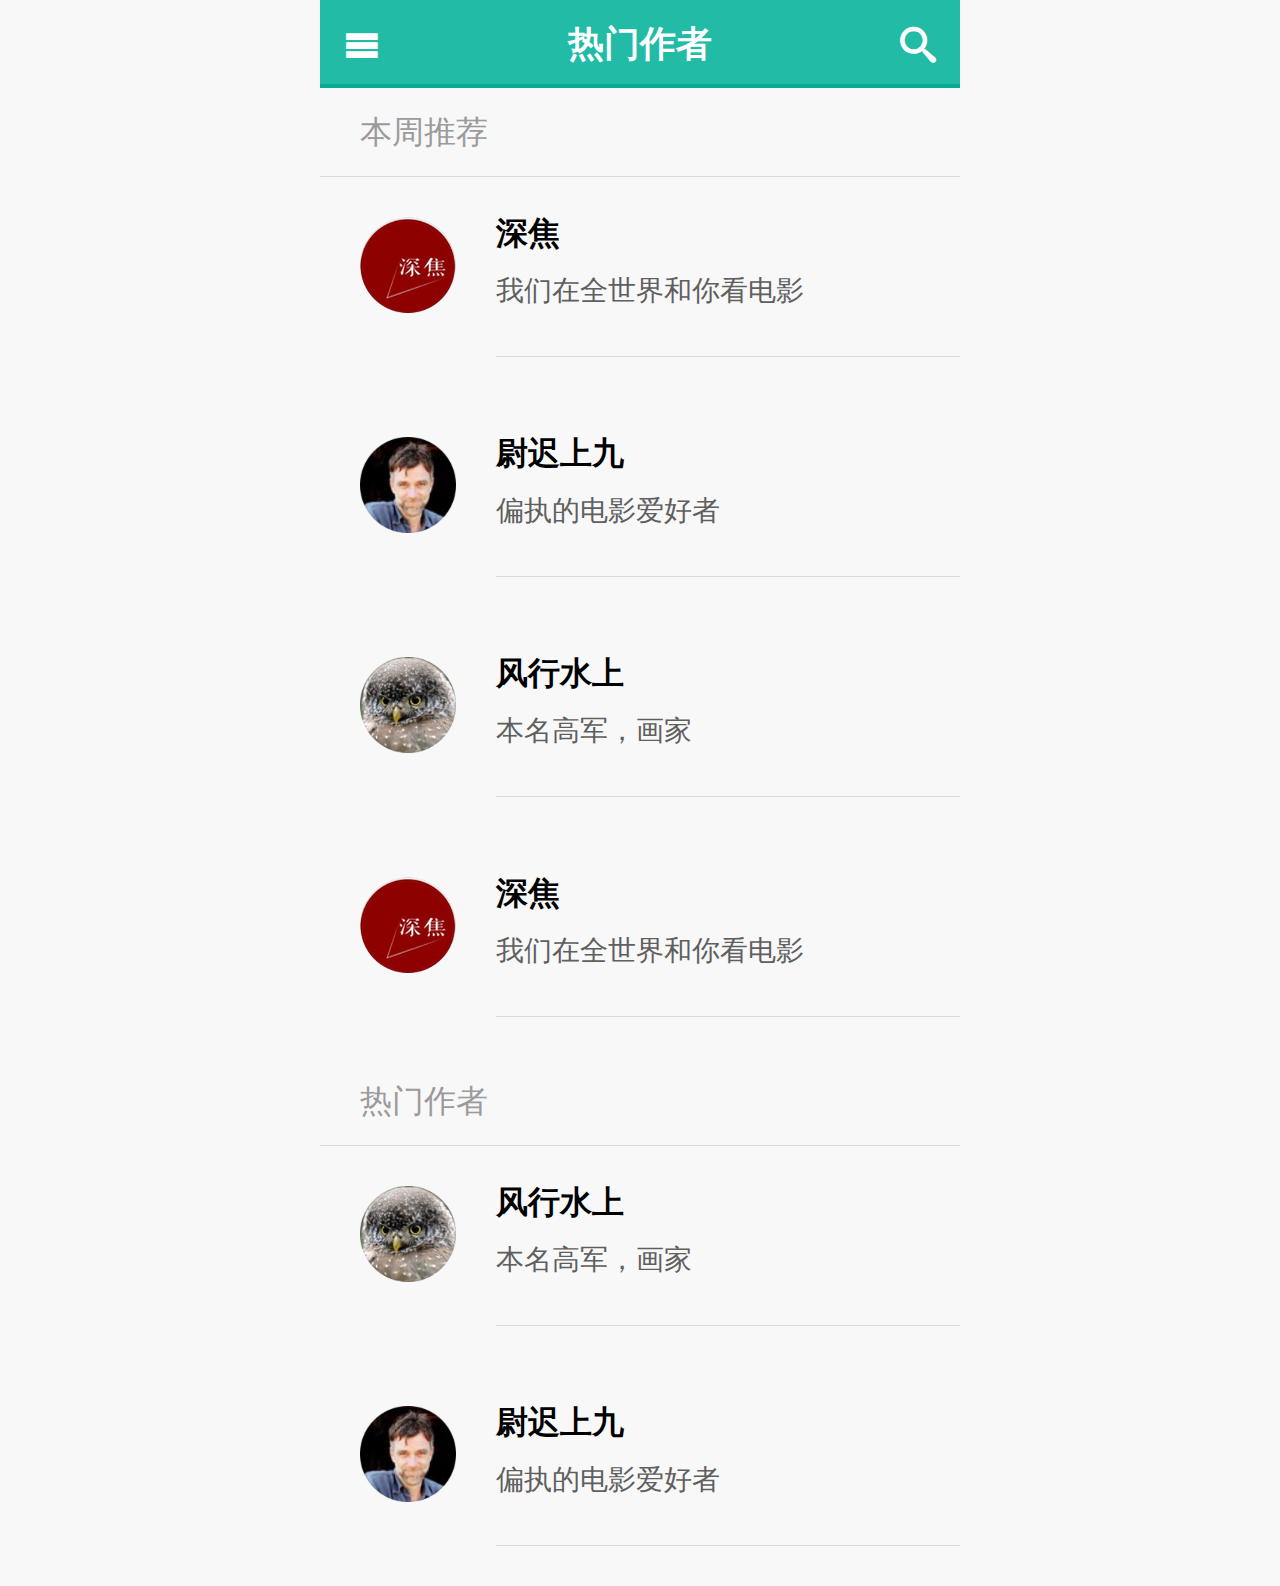
<file: douban/views/author.html>
<!DOCTYPE html>
<html lang="en">
<head>
	<meta charset="UTF-8">
	<meta name="viewport" content="width=device-width, initial-scale=1">
	<title>豆瓣一刻</title>
	<link rel="shortcut icon" href="./favicon.ico" type="image/x-icon">
	<link rel="stylesheet" href="../public/less/main.css">
</head>
<body>
	<div class="viewport">
		<!-- 侧边导航 -->
		<div class="navs">
			<dl>
				<dt class="login">
					<div class="avatar">
						<img src="../public/images/avatar.png" alt="">
					</div>
					<span>登录</span>
				</dt>
				<dd>
					<a href="../index.html" class="icon-home">
						<span>今日一刻</span>
					</a>
				</dd>
				<dd>
					<a href="views/older.html" class="icon-file-empty">
						<span>往期内容</span>
					</a>
				</dd>
				<dd class="active">
					<a href="/author.html" class="icon-pencil">
						<span>热门作者</span>
					</a>
				</dd>
				<dd>
					<a href="/category.html" class="icon-menu">
						<span>栏目浏览</span>
					</a>
				</dd>
				<dd>
					<a href="/favourite.html" class="icon-heart">
						<span>我的喜欢</span>
					</a>
				</dd>
				<dd>
					<a href="/settings.html" class="icon-cog">
						<span>设置</span>
					</a>
				</dd>
			</dl>
			<div class="extra">
				<a href="javascript:;" class="icon-image">夜晚</a>
				<a href="javascript:;" class="icon-download">离线</a>
			</div>
		</div>
		<div class="container">
			<!-- 头部 -->
			<div class="header">
				<a href="javascript:;" class="menu icon-menu"></a>
				<h2>热门作者</h2>
				<a href="javascript:;" class="search icon-search"></a>
			</div>
			<!-- 主体 -->
			<div class="body">
				<dl class="author">
					<dt>本周推荐</dt>
					<dd>
						<div class="avatar">
							<img src="../uploads/avatar_1.png" alt="">
						</div>
						<div class="info">
							<h5>深焦</h5>
							<p>我们在全世界和你看电影</p>
						</div>
					</dd>
					<dd>
						<div class="avatar">
							<img src="../uploads/avatar_2.png" alt="">
						</div>
						<div class="info">
							<h5>尉迟上九</h5>
							<p>偏执的电影爱好者</p>
						</div>
					</dd>
					<dd>
						<div class="avatar">
							<img src="../uploads/avatar_3.png" alt="">
						</div>
						<div class="info">
							<h5>风行水上</h5>
							<p>本名高军，画家</p>
						</div>
					</dd>
					<dd>
						<div class="avatar">
							<img src="../uploads/avatar_1.png" alt="">
						</div>
						<div class="info">
							<h5>深焦</h5>
							<p>我们在全世界和你看电影</p>
						</div>
					</dd>
					<dt>热门作者</dt>
					<dd>
						<div class="avatar">
							<img src="../uploads/avatar_3.png" alt="">
						</div>
						<div class="info">
							<h5>风行水上</h5>
							<p>本名高军，画家</p>
						</div>
					</dd>
					<dd>
						<div class="avatar">
							<img src="../uploads/avatar_2.png" alt="">
						</div>
						<div class="info">
							<h5>尉迟上九</h5>
							<p>偏执的电影爱好者</p>
						</div>
					</dd>
				</dl>
			</div>
		</div>
	</div>
	<script src="../public/libs/toggle.js"></script>
</body>
</html>
</file>
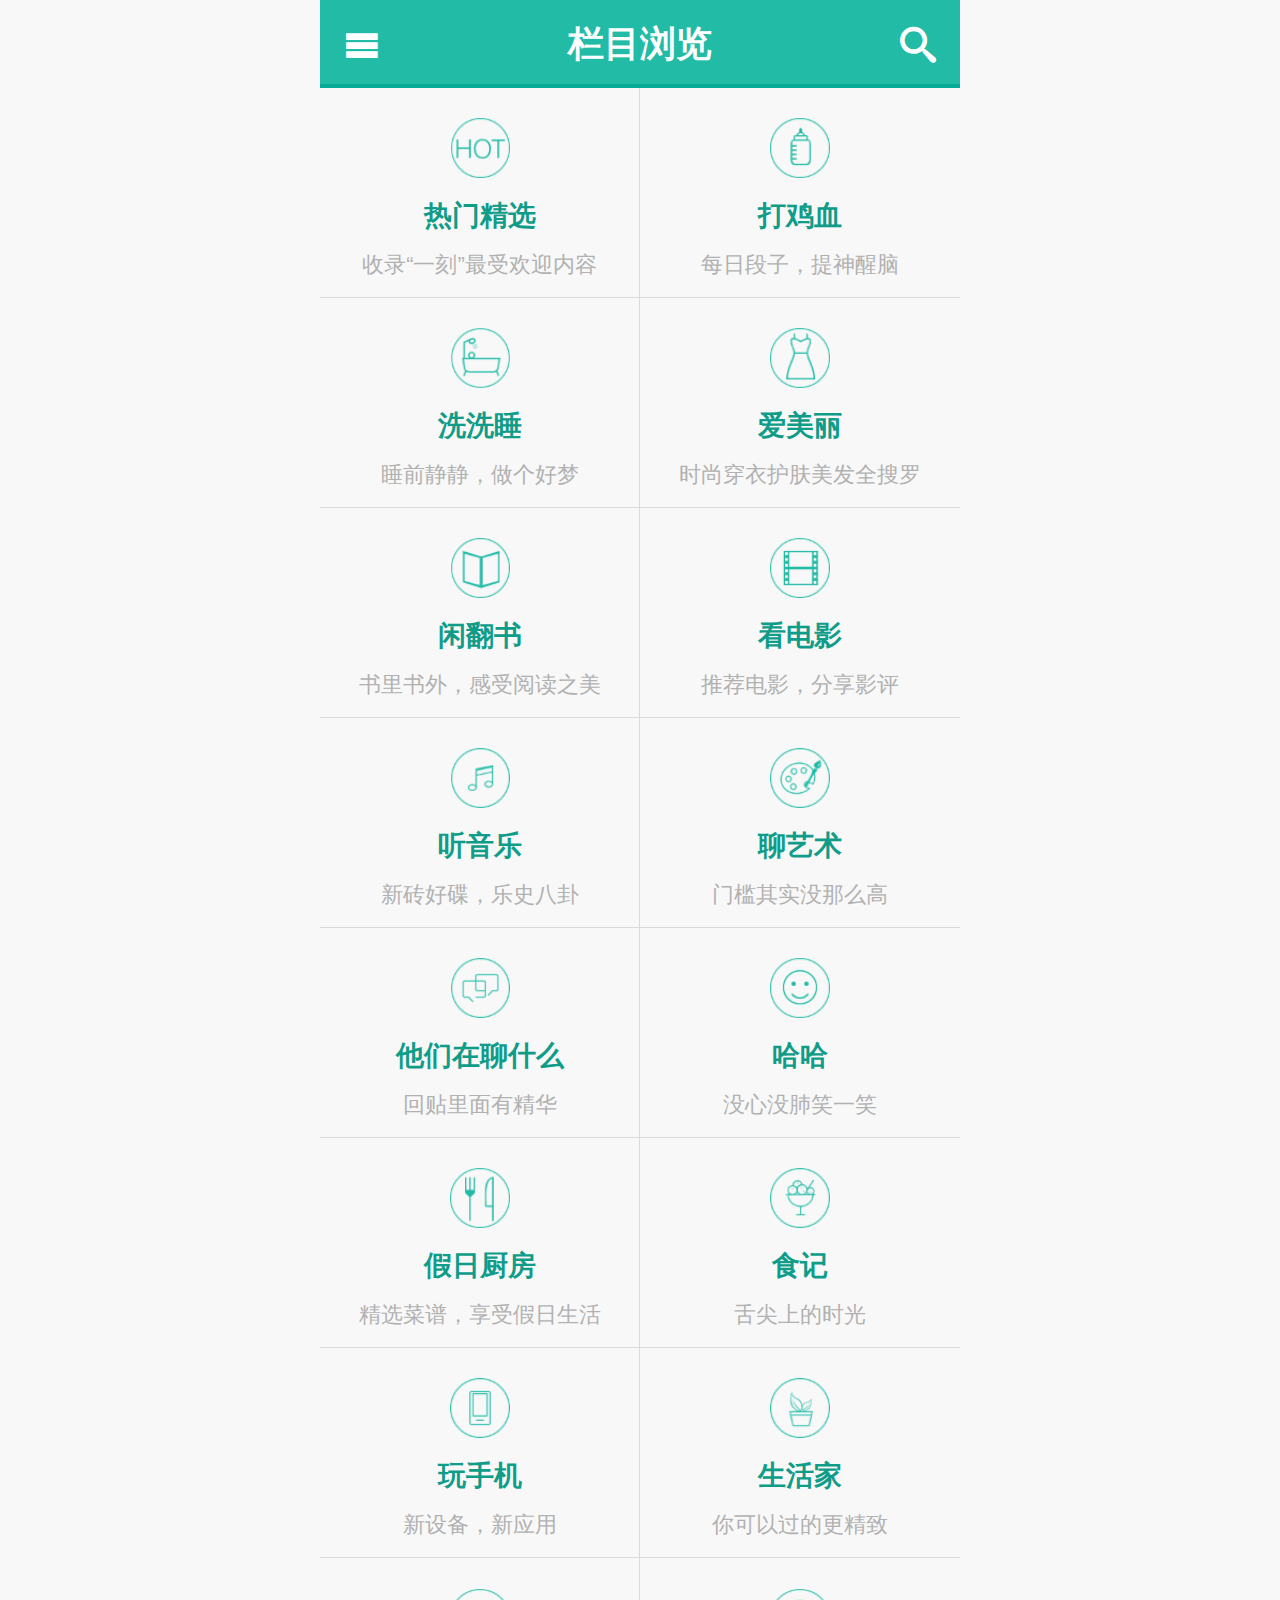
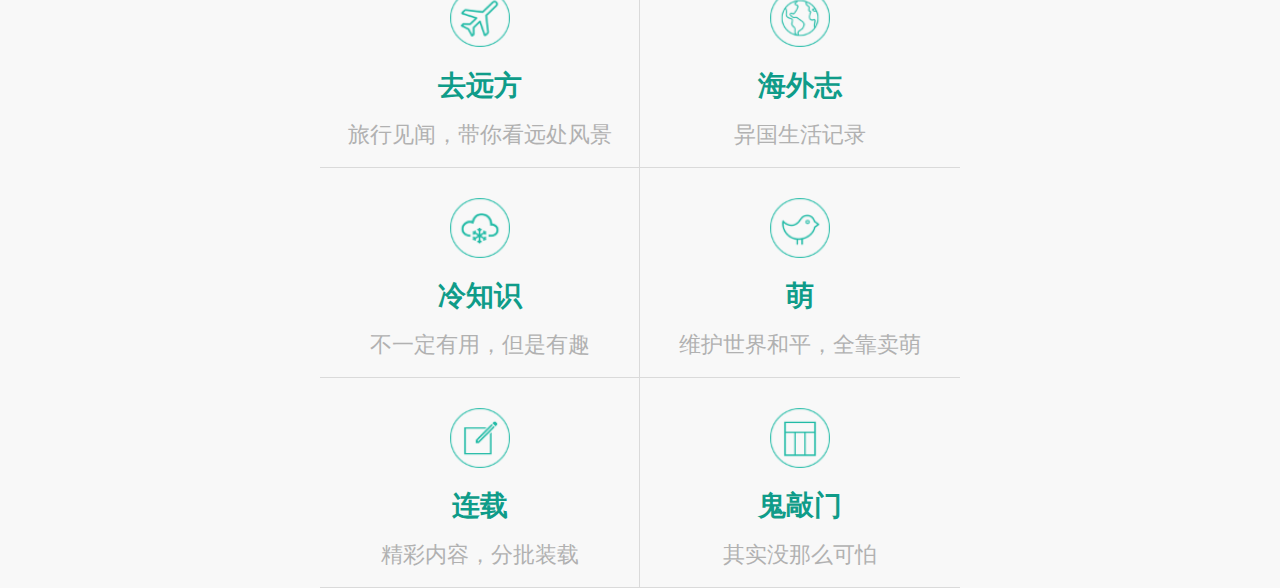
<file: douban/views/category.html>
<!DOCTYPE html>
<html lang="en">
<head>
	<meta charset="UTF-8">
	<meta name="viewport" content="width=device-width, initial-scale=1">
	<title>豆瓣一刻</title>
	<link rel="shortcut icon" href="./favicon.ico" type="image/x-icon">
	<link rel="stylesheet" href="../public/less/main.css">
</head>
<body>
	<div class="viewport">
		<!-- 侧边导航 -->
		<div class="navs">
			<dl>
				<dt class="login">
					<div class="avatar">
						<img src="../public/images/avatar.png" alt="">
					</div>
					<span>登录</span>
				</dt>
				<dd>
					<a href="../index.html" class="icon-home">
						<span>今日一刻</span>
					</a>
				</dd>
				<dd>
					<a href="./older.html" class="icon-file-empty">
						<span>往期内容</span>
					</a>
				</dd>
				<dd>
					<a href="./author.html" class="icon-pencil">
						<span>热门作者</span>
					</a>
				</dd>
				<dd class="active">
					<a href="./category.html" class="icon-menu">
						<span>栏目浏览</span>
					</a>
				</dd>
				<dd>
					<a href="./favourite.html" class="icon-heart">
						<span>我的喜欢</span>
					</a>
				</dd>
				<dd>
					<a href="./settings.html" class="icon-cog">
						<span>设置</span>
					</a>
				</dd>
			</dl>
			<div class="extra">
				<a href="javascript:;" class="icon-image">夜晚</a>
				<a href="javascript:;" class="icon-download">离线</a>
			</div>
		</div>
		<div class="container">
			<!-- 头部 -->
			<div class="header">
				<a href="javascript:;" class="menu icon-menu"></a>
				<h2>栏目浏览</h2>
				<a href="javascript:;" class="search icon-search"></a>
			</div>
			<!-- 主体 -->
			<div class="body">
				<ul class="category">
					<li>
						<a href="javascript:;">
							<img src="../public/images/IMG_0269_07.gif" alt="">
							<h5>热门精选</h5>
							<p>收录“一刻”最受欢迎内容</p>
						</a>
					</li>
					<li>
						<a href="javascript:;">
							<img src="../public/images/IMG_0269_09.gif" alt="">
							<h5>打鸡血</h5>
							<p>每日段子，提神醒脑</p>
						</a>
					</li>
					<li>
						<a href="javascript:;">
							<img src="../public/images/IMG_0269_17.gif" alt="">
							<h5>洗洗睡</h5>
							<p>睡前静静，做个好梦</p>
						</a>
					</li>
					<li>
						<a href="javascript:;">
							<img src="../public/images/IMG_0269_19.gif" alt="">
							<h5>爱美丽</h5>
							<p>时尚穿衣护肤美发全搜罗</p>
						</a>
					</li>
					<li>
						<a href="javascript:;">
							<img src="../public/images/IMG_0269_27.gif" alt="">
							<h5>闲翻书</h5>
							<p>书里书外，感受阅读之美</p>
						</a>
					</li>
					<li>
						<a href="javascript:;">
							<img src="../public/images/IMG_0269_29.gif" alt="">
							<h5>看电影</h5>
							<p>推荐电影，分享影评</p>
						</a>
					</li>
					<li>
						<a href="javascript:;">
							<img src="../public/images/IMG_0269_37.gif" alt="">
							<h5>听音乐</h5>
							<p>新砖好碟，乐史八卦</p>
						</a>
					</li>
					<li>
						<a href="javascript:;">
							<img src="../public/images/IMG_0269_39.gif" alt="">
							<h5>聊艺术</h5>
							<p>门槛其实没那么高</p>
						</a>
					</li>
					<li>
						<a href="javascript:;">
							<img src="../public/images/IMG_0269_47.gif" alt="">
							<h5>他们在聊什么</h5>
							<p>回贴里面有精华</p>
						</a>
					</li>
					<li>
						<a href="javascript:;">
							<img src="../public/images/IMG_0269_49.gif" alt="">
							<h5>哈哈</h5>
							<p>没心没肺笑一笑</p>
						</a>
					</li>
					<li>
						<a href="javascript:;">
							<img src="../public/images/IMG_0275_07.gif" alt="">
							<h5>假日厨房</h5>
							<p>精选菜谱，享受假日生活</p>
						</a>
					</li>
					<li>
						<a href="javascript:;">
							<img src="../public/images/IMG_0275_09.gif" alt="">
							<h5>食记</h5>
							<p>舌尖上的时光</p>
						</a>
					</li>
					<li>
						<a href="javascript:;">
							<img src="../public/images/IMG_0275_17.gif" alt="">
							<h5>玩手机</h5>
							<p>新设备，新应用</p>
						</a>
					</li>
					<li>
						<a href="javascript:;">
							<img src="../public/images/IMG_0275_19.gif" alt="">
							<h5>生活家</h5>
							<p>你可以过的更精致</p>
						</a>
					</li>
					<li>
						<a href="javascript:;">
							<img src="../public/images/IMG_0275_27.gif" alt="">
							<h5>去远方</h5>
							<p>旅行见闻，带你看远处风景</p>
						</a>
					</li>
					<li>
						<a href="javascript:;">
							<img src="../public/images/IMG_0275_29.gif" alt="">
							<h5>海外志</h5>
							<p>异国生活记录</p>
						</a>
					</li>
					<li>
						<a href="javascript:;">
							<img src="../public/images/IMG_0275_37.gif" alt="">
							<h5>冷知识</h5>
							<p>不一定有用，但是有趣</p>
						</a>
					</li>
					<li>
						<a href="javascript:;">
							<img src="../public/images/IMG_0275_39.gif" alt="">
							<h5>萌</h5>
							<p>维护世界和平，全靠卖萌</p>
						</a>
					</li>
					<li>
						<a href="javascript:;">
							<img src="../public/images/IMG_0275_47.gif" alt="">
							<h5>连载</h5>
							<p>精彩内容，分批装载</p>
						</a>
					</li>
					<li>
						<a href="javascript:;">
							<img src="../public/images/IMG_0275_49.gif" alt="">
							<h5>鬼敲门</h5>
							<p>其实没那么可怕</p>
						</a>
					</li>
				</ul>
			</div>
		</div>
	</div>
	<script src="../public/libs/toggle.js"></script>
</body>
</html>
</file>
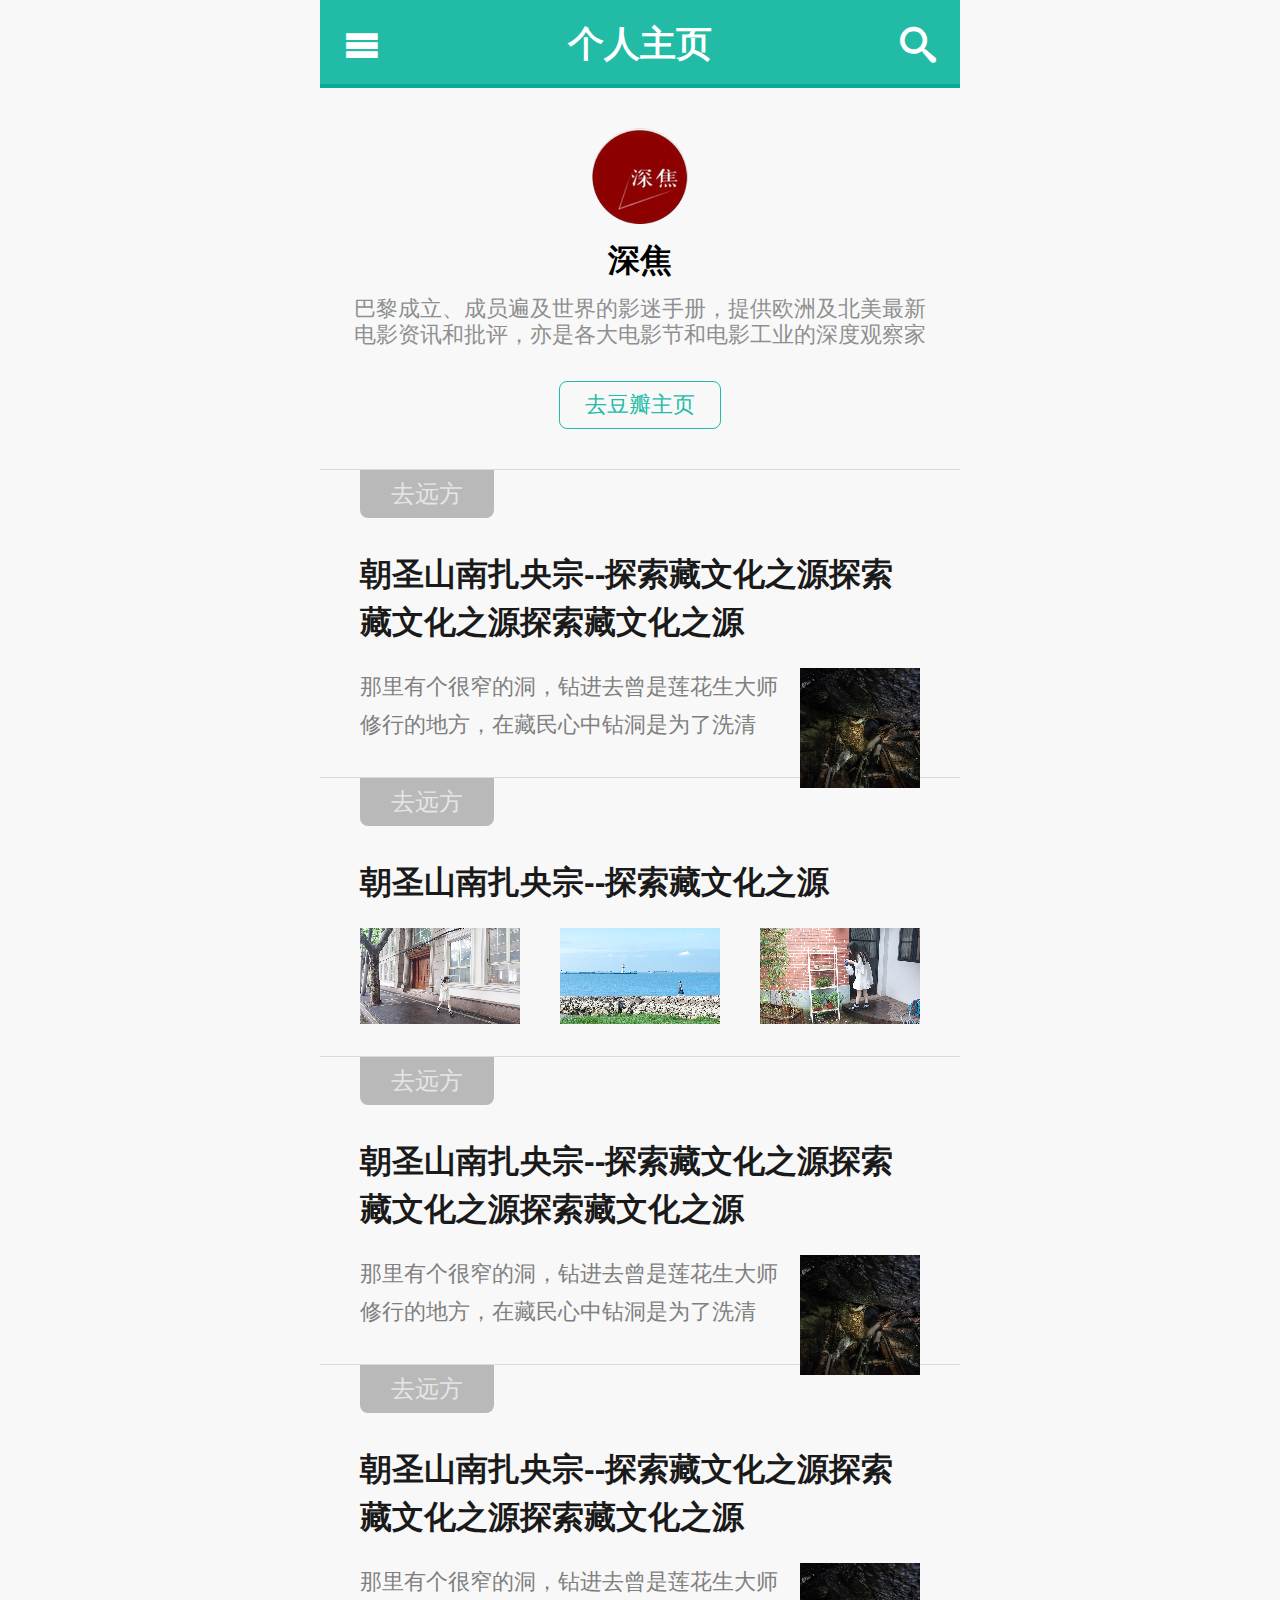
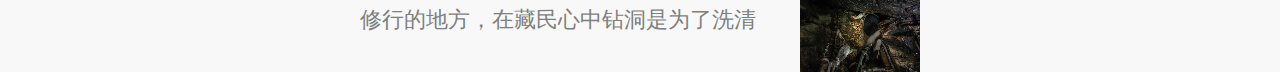
<file: douban/views/center.html>
<!DOCTYPE html>
<html lang="en">
<head>
	<meta charset="UTF-8">
	<meta name="viewport" content="width=device-width, initial-scale=1">
	<title>豆瓣一刻</title>
	<link rel="shortcut icon" href="./favicon.ico" type="image/x-icon">
	<link rel="stylesheet" href="../public/less/main.css">
</head>
<body>
	<div class="viewport">
		<!-- 侧边导航 -->
		<div class="navs">
			<dl>
				<dt class="login">
					<div class="avatar">
						<img src="../public/images/avatar.png" alt="">
					</div>
					<span>登录</span>
				</dt>
				<dd>
					<a href="../index.html" class="icon-home">
						<span>今日一刻</span>
					</a>
				</dd>
				<dd>
					<a href="./older.html" class="icon-file-empty">
						<span>往期内容</span>
					</a>
				</dd>
				<dd class="active">
					<a href="./author.html" class="icon-pencil">
						<span>热门作者</span>
					</a>
				</dd>
				<dd>
					<a href="./category.html" class="icon-menu">
						<span>栏目浏览</span>
					</a>
				</dd>
				<dd>
					<a href="./favourite.html" class="icon-heart">
						<span>我的喜欢</span>
					</a>
				</dd>
				<dd>
					<a href="./settings.html" class="icon-cog">
						<span>设置</span>
					</a>
				</dd>
			</dl>
			<div class="extra">
				<a href="javascript:;" class="icon-image">夜晚</a>
				<a href="javascript:;" class="icon-download">离线</a>
			</div>
		</div>
		<div class="container">
			<!-- 头部 -->
			<div class="header">
				<a href="javascript:;" class="menu icon-menu"></a>
				<h2>个人主页</h2>
				<a href="javascript:;" class="search icon-search"></a>
			</div>
			<!-- 主体 -->
			<div class="body">
				<div class="center-title">
					<img src="../uploads/avatar_1.png" alt="">
					<h5>深焦</h5>
					<p>巴黎成立、成员遍及世界的影迷手册，提供欧洲及北美最新电影资讯和批评，亦是各大电影节和电影工业的深度观察家</p>
					<a href="javascript:;">去豆瓣主页</a>
				</div>
				<div class="item">
					<ul class="posts">
						<!-- 文章 -->
						<li>
							<span href="javascript:;" class="tag">去远方</span>
							<div class="cont">
								<h3>朝圣山南扎央宗--探索藏文化之源探索藏文化之源探索藏文化之源</h3>
								<div class="brief">
									<p>那里有个很窄的洞，钻进去曾是莲花生大师修行的地方，在藏民心中钻洞是为了洗清</p>
									<div class="thumb">
										<img src="../uploads/post_1.png" alt="">
									</div>
								</div>							
							</div>
						</li>
						<li>
							<span href="javascript:;" class="tag">去远方</span>
							<div class="cont">
								<h3>朝圣山南扎央宗--探索藏文化之源</h3>
								<div class="brief">
									<div class="gallery">
										<div class="img-box">
											<img src="../uploads/post_3.png" alt="">
										</div>
										<div class="img-box">
											<img src="../uploads/post_4.png" alt="">
										</div>
										<div class="img-box">
											<img src="../uploads/post_5.png" alt="">
										</div>
									</div>
								</div>							
							</div>
						</li>
						<li>
							<span href="javascript:;" class="tag">去远方</span>
							<div class="cont">
								<h3>朝圣山南扎央宗--探索藏文化之源探索藏文化之源探索藏文化之源</h3>
								<div class="brief">
									<p>那里有个很窄的洞，钻进去曾是莲花生大师修行的地方，在藏民心中钻洞是为了洗清</p>
									<div class="thumb">
										<img src="../uploads/post_1.png" alt="">
									</div>
								</div>							
							</div>
						</li>
						<li>
							<span href="javascript:;" class="tag">去远方</span>
							<div class="cont">
								<h3>朝圣山南扎央宗--探索藏文化之源探索藏文化之源探索藏文化之源</h3>
								<div class="brief">
									<p>那里有个很窄的洞，钻进去曾是莲花生大师修行的地方，在藏民心中钻洞是为了洗清</p>
									<div class="thumb">
										<img src="../uploads/post_1.png" alt="">
									</div>
								</div>							
							</div>
						</li>
					</ul>
				</div>
			</div>
		</div>
	</div>
	<script src="../public/libs/toggle.js"></script>
</body>
</html>
</file>
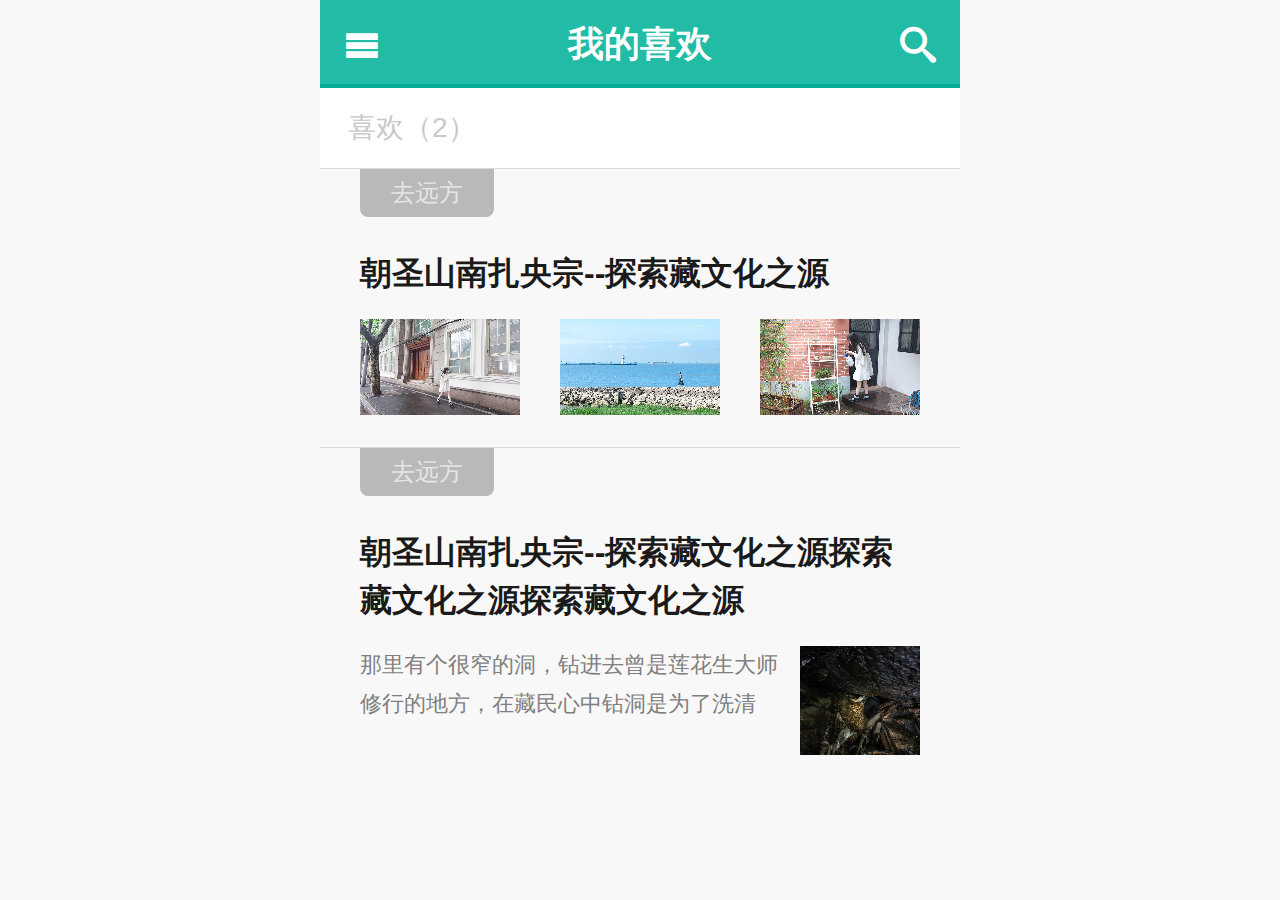
<file: douban/views/favourite.html>
<!DOCTYPE html>
<html lang="en">
<head>
	<meta charset="UTF-8">
	<meta name="viewport" content="width=device-width, initial-scale=1">
	<title>豆瓣一刻</title>
	<link rel="shortcut icon" href="./favicon.ico" type="image/x-icon">
	<link rel="stylesheet" href="../public/less/main.css">
</head>
<body>
	<div class="viewport">
		<!-- 侧边导航 -->
		<div class="navs">
			<dl>
				<dt class="login">
					<div class="avatar">
						<img src="../public/images/avatar.png" alt="">
					</div>
					<span>登录</span>
				</dt>
				<dd>
					<a href="../index.html" class="icon-home">
						<span>今日一刻</span>
					</a>
				</dd>
				<dd>
					<a href="./older.html" class="icon-file-empty">
						<span>往期内容</span>
					</a>
				</dd>
				<dd>
					<a href="./author.html" class="icon-pencil">
						<span>热门作者</span>
					</a>
				</dd>
				<dd>
					<a href="./category.html" class="icon-menu">
						<span>栏目浏览</span>
					</a>
				</dd>
				<dd class="active">
					<a href="./favourite.html" class="icon-heart">
						<span>我的喜欢</span>
					</a>
				</dd>
				<dd>
					<a href="./settings.html" class="icon-cog">
						<span>设置</span>
					</a>
				</dd>
			</dl>
			<div class="extra">
				<a href="javascript:;" class="icon-image">夜晚</a>
				<a href="javascript:;" class="icon-download">离线</a>
			</div>
		</div>
		<div class="container">
			<!-- 头部 -->
			<div class="header">
				<a href="javascript:;" class="menu icon-menu"></a>
				<h2>我的喜欢</h2>
				<a href="javascript:;" class="search icon-search"></a>
			</div>
			<!-- 主体 -->
			<div class="body">
				<div class="item">
					<!-- 日期分类 -->
					<div class="mark">喜欢（2）</div>
					<ul class="posts">
						<!-- 文章 -->
						<li>
							<span href="javascript:;" class="tag">去远方</span>
							<div class="cont">
								<h3>朝圣山南扎央宗--探索藏文化之源</h3>
								<div class="brief">
									<div class="gallery">
										<div class="img-box">
											<img src="../uploads/post_3.png" alt="">
										</div>
										<div class="img-box">
											<img src="../uploads/post_4.png" alt="">
										</div>
										<div class="img-box">
											<img src="../uploads/post_5.png" alt="">
										</div>
									</div>
								</div>							
							</div>
						</li>
						<li>
							<span href="javascript:;" class="tag">去远方</span>
							<div class="cont">
								<h3>朝圣山南扎央宗--探索藏文化之源探索藏文化之源探索藏文化之源</h3>
								<div class="brief">
									<p>那里有个很窄的洞，钻进去曾是莲花生大师修行的地方，在藏民心中钻洞是为了洗清</p>
									<div class="thumb">
										<img src="../uploads/post_1.png" alt="">
									</div>
								</div>							
							</div>
						</li>
					</ul>
				</div>
			</div>
		</div>
	</div>
	<script src="../public/libs/toggle.js"></script>
</body>
</html>
</file>
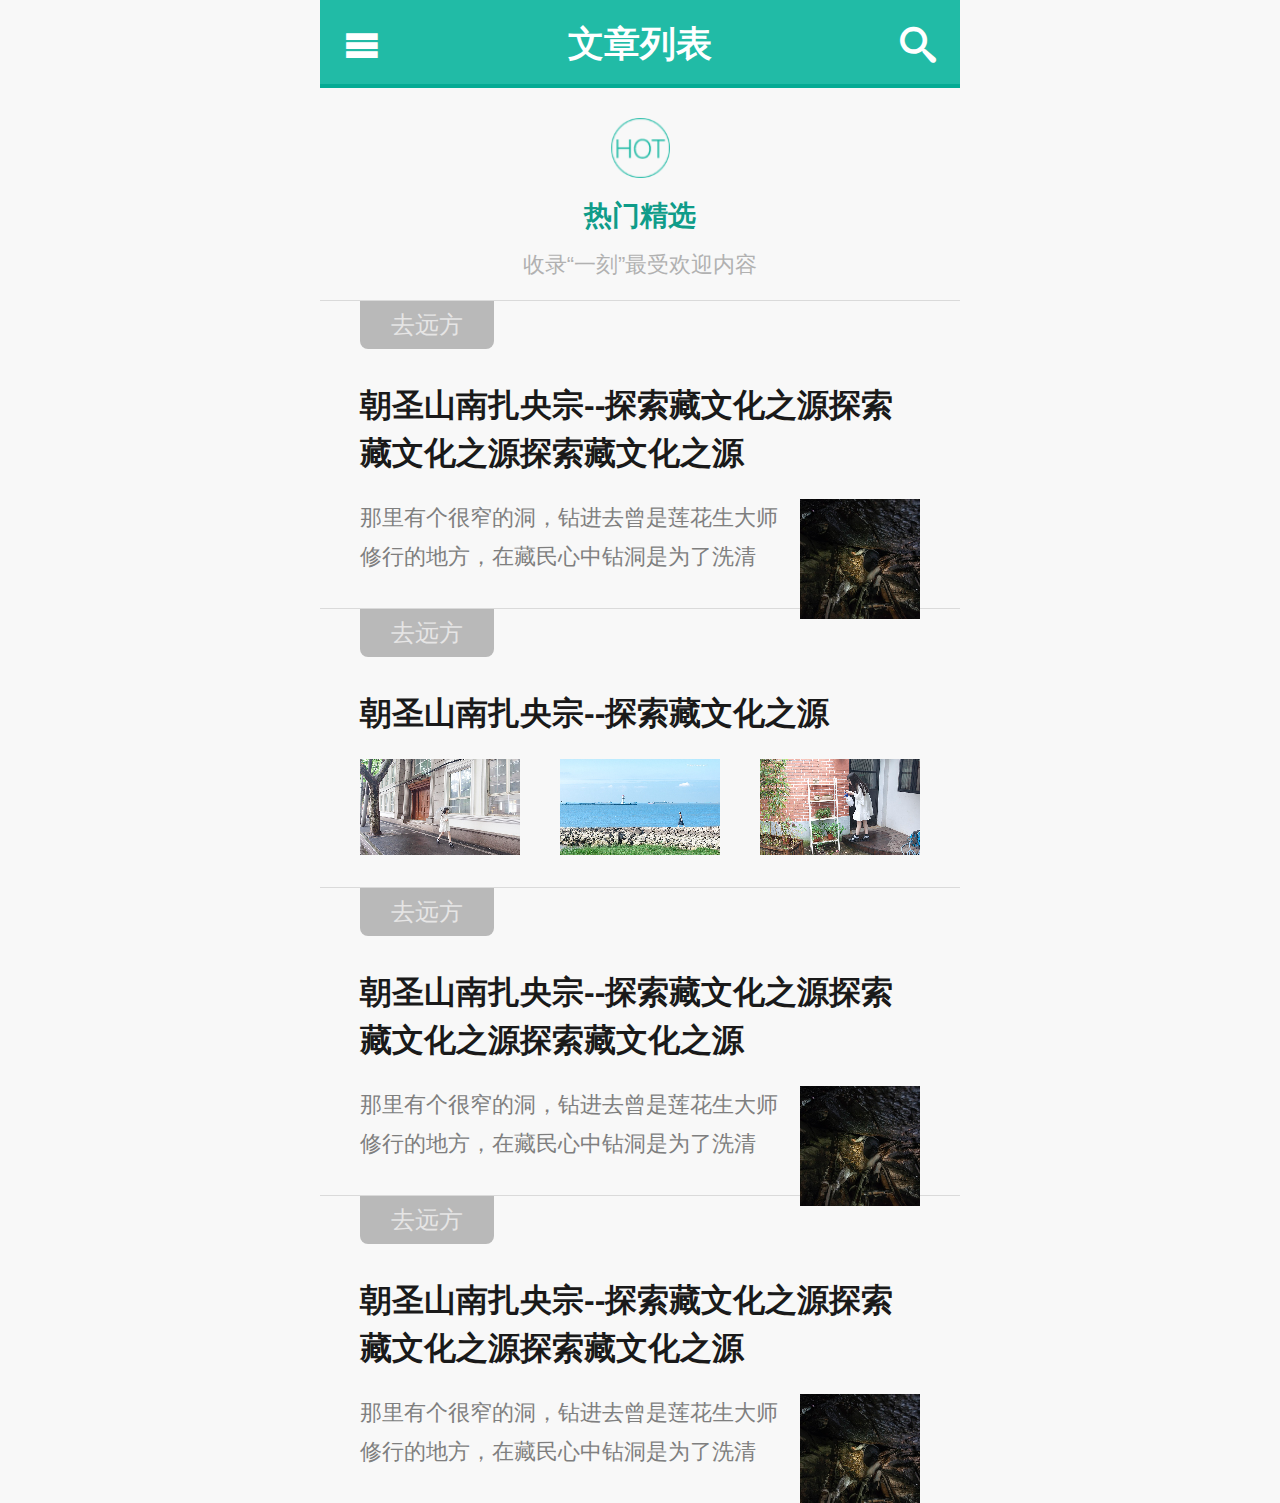
<file: douban/views/list.html>
<!DOCTYPE html>
<html lang="en">
<head>
	<meta charset="UTF-8">
	<meta name="viewport" content="width=device-width, initial-scale=1">
	<title>豆瓣一刻</title>
	<link rel="shortcut icon" href="./favicon.ico" type="image/x-icon">
	<link rel="stylesheet" href="../public/less/main.css">
</head>
<body>
	<div class="viewport">
		<!-- 侧边导航 -->
		<div class="navs">
			<dl>
				<dt class="login">
					<div class="avatar">
						<img src="../public/images/avatar.png" alt="">
					</div>
					<span>登录</span>
				</dt>
				<dd>
					<a href="../index.html" class="icon-home">
						<span>今日一刻</span>
					</a>
				</dd>
				<dd>
					<a href="./older.html" class="icon-file-empty">
						<span>往期内容</span>
					</a>
				</dd>
				<dd>
					<a href="./author.html" class="icon-pencil">
						<span>热门作者</span>
					</a>
				</dd>
				<dd class="active">
					<a href="./category.html" class="icon-menu">
						<span>栏目浏览</span>
					</a>
				</dd>
				<dd>
					<a href="./favourite.html" class="icon-heart">
						<span>我的喜欢</span>
					</a>
				</dd>
				<dd>
					<a href="./settings.html" class="icon-cog">
						<span>设置</span>
					</a>
				</dd>
			</dl>
			<div class="extra">
				<a href="javascript:;" class="icon-image">夜晚</a>
				<a href="javascript:;" class="icon-download">离线</a>
			</div>
		</div>
		<div class="container">
			<!-- 头部 -->
			<div class="header">
				<a href="javascript:;" class="menu icon-menu"></a>
				<h2>文章列表</h2>
				<a href="javascript:;" class="search icon-search"></a>
			</div>
			<!-- 主体 -->
			<div class="body">
				<div class="posts-title">
					<img src="../public/images/IMG_0269_07.gif" alt="">
					<h5>热门精选</h5>
					<p>收录“一刻”最受欢迎内容</p>
				</div>
				<div class="item">
					<ul class="posts">
						<!-- 文章 -->
						<li>
							<span href="javascript:;" class="tag">去远方</span>
							<div class="cont">
								<h3>朝圣山南扎央宗--探索藏文化之源探索藏文化之源探索藏文化之源</h3>
								<div class="brief">
									<p>那里有个很窄的洞，钻进去曾是莲花生大师修行的地方，在藏民心中钻洞是为了洗清</p>
									<div class="thumb">
										<img src="../uploads/post_1.png" alt="">
									</div>
								</div>							
							</div>
						</li>
						<li>
							<span href="javascript:;" class="tag">去远方</span>
							<div class="cont">
								<h3>朝圣山南扎央宗--探索藏文化之源</h3>
								<div class="brief">
									<div class="gallery">
										<div class="img-box">
											<img src="../uploads/post_3.png" alt="">
										</div>
										<div class="img-box">
											<img src="../uploads/post_4.png" alt="">
										</div>
										<div class="img-box">
											<img src="../uploads/post_5.png" alt="">
										</div>
									</div>
								</div>							
							</div>
						</li>
						<li>
							<span href="javascript:;" class="tag">去远方</span>
							<div class="cont">
								<h3>朝圣山南扎央宗--探索藏文化之源探索藏文化之源探索藏文化之源</h3>
								<div class="brief">
									<p>那里有个很窄的洞，钻进去曾是莲花生大师修行的地方，在藏民心中钻洞是为了洗清</p>
									<div class="thumb">
										<img src="../uploads/post_1.png" alt="">
									</div>
								</div>							
							</div>
						</li>
						<li>
							<span href="javascript:;" class="tag">去远方</span>
							<div class="cont">
								<h3>朝圣山南扎央宗--探索藏文化之源探索藏文化之源探索藏文化之源</h3>
								<div class="brief">
									<p>那里有个很窄的洞，钻进去曾是莲花生大师修行的地方，在藏民心中钻洞是为了洗清</p>
									<div class="thumb">
										<img src="../uploads/post_1.png" alt="">
									</div>
								</div>							
							</div>
						</li>
					</ul>
				</div>
			</div>
		</div>
	</div>
	<script src="../public/libs/toggle.js"></script>
</body>
</html>
</file>
<file: douban/public/less/main.css>
/*! normalize.css v4.1.1 | MIT License | github.com/necolas/normalize.css */
/**
 * 1. Change the default font family in all browsers (opinionated).
 * 2. Prevent adjustments of font size after orientation changes in IE and iOS.
 */
html {
  font-family: sans-serif;
  /* 1 */
  -ms-text-size-adjust: 100%;
  /* 2 */
  -webkit-text-size-adjust: 100%;
  /* 2 */
}
/**
 * Remove the margin in all browsers (opinionated).
 */
body {
  margin: 0;
}
/* HTML5 display definitions
   ========================================================================== */
/**
 * Add the correct display in IE 9-.
 * 1. Add the correct display in Edge, IE, and Firefox.
 * 2. Add the correct display in IE.
 */
article,
aside,
details,
figcaption,
figure,
footer,
header,
main,
menu,
nav,
section,
summary {
  /* 1 */
  display: block;
}
/**
 * Add the correct display in IE 9-.
 */
audio,
canvas,
progress,
video {
  display: inline-block;
}
/**
 * Add the correct display in iOS 4-7.
 */
audio:not([controls]) {
  display: none;
  height: 0;
}
/**
 * Add the correct vertical alignment in Chrome, Firefox, and Opera.
 */
progress {
  vertical-align: baseline;
}
/**
 * Add the correct display in IE 10-.
 * 1. Add the correct display in IE.
 */
template,
[hidden] {
  display: none;
}
/* Links
   ========================================================================== */
/**
 * 1. Remove the gray background on active links in IE 10.
 * 2. Remove gaps in links underline in iOS 8+ and Safari 8+.
 */
a {
  background-color: transparent;
  /* 1 */
  -webkit-text-decoration-skip: objects;
  /* 2 */
}
/**
 * Remove the outline on focused links when they are also active or hovered
 * in all browsers (opinionated).
 */
a:active,
a:hover {
  outline-width: 0;
}
/* Text-level semantics
   ========================================================================== */
/**
 * 1. Remove the bottom border in Firefox 39-.
 * 2. Add the correct text decoration in Chrome, Edge, IE, Opera, and Safari.
 */
abbr[title] {
  border-bottom: none;
  /* 1 */
  text-decoration: underline;
  /* 2 */
  text-decoration: underline dotted;
  /* 2 */
}
/**
 * Prevent the duplicate application of `bolder` by the next rule in Safari 6.
 */
b,
strong {
  font-weight: inherit;
}
/**
 * Add the correct font weight in Chrome, Edge, and Safari.
 */
b,
strong {
  font-weight: bolder;
}
/**
 * Add the correct font style in Android 4.3-.
 */
dfn {
  font-style: italic;
}
/**
 * Correct the font size and margin on `h1` elements within `section` and
 * `article` contexts in Chrome, Firefox, and Safari.
 */
h1 {
  font-size: 2em;
  margin: 0.67em 0;
}
/**
 * Add the correct background and color in IE 9-.
 */
mark {
  background-color: #ff0;
  color: #000;
}
/**
 * Add the correct font size in all browsers.
 */
small {
  font-size: 80%;
}
/**
 * Prevent `sub` and `sup` elements from affecting the line height in
 * all browsers.
 */
sub,
sup {
  font-size: 75%;
  line-height: 0;
  position: relative;
  vertical-align: baseline;
}
sub {
  bottom: -0.25em;
}
sup {
  top: -0.5em;
}
/* Embedded content
   ========================================================================== */
/**
 * Remove the border on images inside links in IE 10-.
 */
img {
  border-style: none;
}
/**
 * Hide the overflow in IE.
 */
svg:not(:root) {
  overflow: hidden;
}
/* Grouping content
   ========================================================================== */
/**
 * 1. Correct the inheritance and scaling of font size in all browsers.
 * 2. Correct the odd `em` font sizing in all browsers.
 */
code,
kbd,
pre,
samp {
  font-family: monospace, monospace;
  /* 1 */
  font-size: 1em;
  /* 2 */
}
/**
 * Add the correct margin in IE 8.
 */
figure {
  margin: 1em 40px;
}
/**
 * 1. Add the correct box sizing in Firefox.
 * 2. Show the overflow in Edge and IE.
 */
hr {
  box-sizing: content-box;
  /* 1 */
  height: 0;
  /* 1 */
  overflow: visible;
  /* 2 */
}
/* Forms
   ========================================================================== */
/**
 * 1. Change font properties to `inherit` in all browsers (opinionated).
 * 2. Remove the margin in Firefox and Safari.
 */
button,
input,
select,
textarea {
  font: inherit;
  /* 1 */
  margin: 0;
  /* 2 */
}
/**
 * Restore the font weight unset by the previous rule.
 */
optgroup {
  font-weight: bold;
}
/**
 * Show the overflow in IE.
 * 1. Show the overflow in Edge.
 */
button,
input {
  /* 1 */
  overflow: visible;
}
/**
 * Remove the inheritance of text transform in Edge, Firefox, and IE.
 * 1. Remove the inheritance of text transform in Firefox.
 */
button,
select {
  /* 1 */
  text-transform: none;
}
/**
 * 1. Prevent a WebKit bug where (2) destroys native `audio` and `video`
 *    controls in Android 4.
 * 2. Correct the inability to style clickable types in iOS and Safari.
 */
button,
html [type="button"],
[type="reset"],
[type="submit"] {
  -webkit-appearance: button;
  /* 2 */
}
/**
 * Remove the inner border and padding in Firefox.
 */
button::-moz-focus-inner,
[type="button"]::-moz-focus-inner,
[type="reset"]::-moz-focus-inner,
[type="submit"]::-moz-focus-inner {
  border-style: none;
  padding: 0;
}
/**
 * Restore the focus styles unset by the previous rule.
 */
button:-moz-focusring,
[type="button"]:-moz-focusring,
[type="reset"]:-moz-focusring,
[type="submit"]:-moz-focusring {
  outline: 1px dotted ButtonText;
}
/**
 * Change the border, margin, and padding in all browsers (opinionated).
 */
fieldset {
  border: 1px solid #c0c0c0;
  margin: 0 2px;
  padding: 0.35em 0.625em 0.75em;
}
/**
 * 1. Correct the text wrapping in Edge and IE.
 * 2. Correct the color inheritance from `fieldset` elements in IE.
 * 3. Remove the padding so developers are not caught out when they zero out
 *    `fieldset` elements in all browsers.
 */
legend {
  box-sizing: border-box;
  /* 1 */
  color: inherit;
  /* 2 */
  display: table;
  /* 1 */
  max-width: 100%;
  /* 1 */
  padding: 0;
  /* 3 */
  white-space: normal;
  /* 1 */
}
/**
 * Remove the default vertical scrollbar in IE.
 */
textarea {
  overflow: auto;
}
/**
 * 1. Add the correct box sizing in IE 10-.
 * 2. Remove the padding in IE 10-.
 */
[type="checkbox"],
[type="radio"] {
  box-sizing: border-box;
  /* 1 */
  padding: 0;
  /* 2 */
}
/**
 * Correct the cursor style of increment and decrement buttons in Chrome.
 */
[type="number"]::-webkit-inner-spin-button,
[type="number"]::-webkit-outer-spin-button {
  height: auto;
}
/**
 * 1. Correct the odd appearance in Chrome and Safari.
 * 2. Correct the outline style in Safari.
 */
[type="search"] {
  -webkit-appearance: textfield;
  /* 1 */
  outline-offset: -2px;
  /* 2 */
}
/**
 * Remove the inner padding and cancel buttons in Chrome and Safari on OS X.
 */
[type="search"]::-webkit-search-cancel-button,
[type="search"]::-webkit-search-decoration {
  -webkit-appearance: none;
}
/**
 * Correct the text style of placeholders in Chrome, Edge, and Safari.
 */
::-webkit-input-placeholder {
  color: inherit;
  opacity: 0.54;
}
/**
 * 1. Correct the inability to style clickable types in iOS and Safari.
 * 2. Change font properties to `inherit` in Safari.
 */
::-webkit-file-upload-button {
  -webkit-appearance: button;
  /* 1 */
  font: inherit;
  /* 2 */
}
@font-face {
  font-family: 'icomoon';
  src: url('../fonts/icomoon.eot?kmd0k1');
  src: url('../fonts/icomoon.eot?kmd0k1#iefix') format('embedded-opentype'), url('../fonts/icomoon.ttf?kmd0k1') format('truetype'), url('../fonts/icomoon.woff?kmd0k1') format('woff'), url('../fonts/icomoon.svg?kmd0k1#icomoon') format('svg');
  font-weight: normal;
  font-style: normal;
}
[class^="icon-"],
[class*=" icon-"] {
  /* use !important to prevent issues with browser extensions that change fonts */
  font-family: 'icomoon' !important;
  speak: none;
  font-style: normal;
  font-weight: normal;
  font-variant: normal;
  text-transform: none;
  line-height: 1;
  /* Better Font Rendering =========== */
  -webkit-font-smoothing: antialiased;
  -moz-osx-font-smoothing: grayscale;
}
.icon-home:before {
  content: "\e901";
}
.icon-pencil:before {
  content: "\e905";
}
.icon-image:before {
  content: "\e90d";
}
.icon-file-empty:before {
  content: "\e924";
}
.icon-bell:before {
  content: "\e951";
}
.icon-search:before {
  content: "\e986";
}
.icon-cog:before {
  content: "\e994";
}
.icon-menu:before {
  content: "\e9bd";
}
.icon-download:before {
  content: "\e9c7";
}
.icon-heart:before {
  content: "\e9da";
}
@media only screen and (width: 320px) {
  html {
    font-size: 16px;
  }
}
@media only screen and (width: 360px) {
  html {
    font-size: 18px;
  }
}
@media only screen and (width: 375px) {
  html {
    font-size: 18.75px;
  }
}
@media only screen and (width: 400px) {
  html {
    font-size: 20px;
  }
}
@media only screen and (width: 411px) {
  html {
    font-size: 20.55px;
  }
}
@media only screen and (width: 414px) {
  html {
    font-size: 20.7px;
  }
}
@media only screen and (min-width: 640px) {
  html {
    font-size: 32px;
  }
}
* {
  -webkit-tap-highlight-color: rgba(0, 0, 0, 0);
}
body,
h2,
h3,
h4,
h5,
ul,
dl,
dt,
dd,
p {
  padding: 0;
  margin: 0;
}
body {
  font-family: roman, Arial, Helvetica, sans-serif;
  -webkit-text-size-adjust: none;
  text-size-adjust: none;
  background-color: #f8f8f8;
}
h2,
h3,
h4,
h5 {
  font-weight: bold;
}
ul {
  list-style: none;
}
a {
  display: block;
  text-decoration: none;
}
img {
  display: block;
  width: 100%;
}
.viewport {
  max-width: 640px;
  margin: 0 auto;
  overflow-x: hidden;
}
.collapse {
  transform: translate(12.8125rem);
}
.navs {
  width: 12.8125rem;
  height: 100%;
  background-color: #e7eaee;
  transition: all 0.5s 0.1s;
  position: fixed;
  left: -12.8125rem;
  top: 0;
}
.navs dl {
  float: left;
  padding-left: 1rem;
}
.navs .login {
  height: 2.1875rem;
  margin: 1.6875rem 0;
}
.navs .login .avatar {
  width: 2.1875rem;
  height: 100%;
  float: left;
}
.navs .login span {
  display: block;
  line-height: 1;
  padding: 0.6875rem 0;
  margin-left: 2.75rem;
  font-size: 0.8125rem;
}
.navs dd {
  line-height: 1;
  padding: 0.5rem 0;
  margin: 0.5rem 0;
  transform: translate(-100%);
}
.navs dd a {
  font-size: 1.125rem;
  color: #FFF;
}
.navs dd a[class^="icon"]:before {
  display: inline-block;
  width: 1.125rem;
  height: 1.125rem;
  line-height: 1.125rem;
  text-align: center;
  border-radius: 50%;
  font-size: 0.75rem;
  position: relative;
  top: -2px;
}
.navs dd .icon-home:before {
  background-color: #46c8ce;
}
.navs dd .icon-file-empty:before {
  background-color: #62c98d;
}
.navs dd .icon-pencil:before {
  background-color: #eb9d58;
}
.navs dd .icon-menu:before {
  background-color: #5293d0;
}
.navs dd .icon-heart:before {
  background-color: #ff7777;
}
.navs dd .icon-cog:before {
  background-color: #fdcc65;
}
.navs dd span {
  color: #1a1a1a;
}
.navs dd.active span {
  color: #23a392;
}
.navs .extra {
  width: 100%;
  position: absolute;
  bottom: 0;
  left: 0;
}
.navs .extra a {
  width: 50%;
  text-align: center;
  padding: 0.625rem 0;
  border-top: 1px solid #ddd;
  border-right: 1px solid #ddd;
  font-size: 0.75rem;
  float: left;
  color: #8a8a8a;
  -webkit-box-sizing: border-box;
  box-sizing: border-box;
}
.navs .extra a:before {
  display: inline-block;
  width: 1.375rem;
  height: 1.375rem;
  text-align: center;
  line-height: 1.375rem;
  margin-right: 0.5rem;
  background-color: #8a8a8a;
  color: #fff;
  border-radius: 50%;
}
.navs .extra a:last-child {
  border-right: none;
}
.container {
  padding-top: 2.75rem;
}
.header {
  width: 100%;
  height: 2.75rem;
  max-width: 640px;
  padding-top: 0.8125rem;
  border-bottom: 0.125rem solid #05ab94;
  background-color: #21bba6;
  color: #FFF;
  position: fixed;
  top: 0;
  z-index: 9;
  -webkit-box-sizing: border-box;
  box-sizing: border-box;
  transition: all 0.5s 0.1s;
}
.header h2 {
  text-align: center;
  font-size: 1.125rem;
  line-height: 1;
}
.header a {
  position: absolute;
  font-size: 1.125rem;
  color: #FFF;
}
.header .menu {
  left: 0.75rem;
}
.header .search {
  top: 0.8125rem;
  right: 0.75rem;
}
.body {
  transition: all 0.5s 0.1s;
}
.body .mark {
  width: 100%;
  height: 2.5rem;
  line-height: 1;
  padding-top: 0.8125rem;
  padding-left: 0.875rem;
  font-size: 0.875rem;
  background-color: #FFF;
  color: #c8c8c8;
  -webkit-box-sizing: border-box;
  box-sizing: border-box;
}
.body .posts-title {
  text-align: center;
  line-height: 1;
  padding: 0.9375rem 0 0.75rem;
}
.body .posts-title img {
  width: 1.875rem;
  height: 1.875rem;
  margin: 0 auto;
}
.body .posts-title h5 {
  margin: 0.75rem 0;
  font-size: 0.875rem;
  color: #0f9c89;
}
.body .posts-title p {
  font-size: 0.6875rem;
  color: #b1b1b1;
}
.body .center-title {
  text-align: center;
  padding: 1.25rem 0;
}
.body .center-title img {
  width: 3rem;
  height: 3rem;
  margin: 0 auto;
}
.body .center-title h5 {
  line-height: 1;
  margin: 0.625rem;
  font-size: 1rem;
}
.body .center-title p {
  line-height: 1.2;
  padding: 0 1rem;
  font-size: 0.6875rem;
  color: #8f8f8f;
}
.body .center-title a {
  width: 5rem;
  line-height: 1;
  padding: 0.375rem 0;
  margin: 1rem auto 0;
  font-size: 0.6875rem;
  color: #22bca7;
  border: 1px solid #22bca7;
  -webkit-border-radius: 0.25rem;
  border-radius: 0.25rem;
}
.body .posts li {
  padding: 0 1.25rem;
  border-top: 1px solid #dadada;
}
.body .posts .tag {
  display: block;
  width: 4.1875rem;
  text-align: center;
  line-height: 1;
  padding: 0.375rem 0;
  font-size: 0.75rem;
  color: #e6e5e5;
  background-color: #b9b9b9;
  border-radius: 0 0 0.25rem 0.25rem;
}
.body .posts .cont {
  padding: 1rem 0;
}
.body .posts h3 {
  line-height: 1.5;
  color: #1a1a1a;
  font-size: 1rem;
  margin-bottom: 0.6875rem;
}
.body .posts .brief {
  position: relative;
}
.body .posts .brief p {
  line-height: 1.75;
  color: #7f7f7f;
  font-size: 0.6875rem;
  padding-right: 4.375rem;
}
.body .posts .brief p.only {
  padding-right: 0;
}
.body .posts .thumb {
  width: 3.75rem;
  height: 3.75rem;
  overflow: hidden;
  position: absolute;
  top: 0;
  right: 0;
}
.body .posts .gallery {
  display: flex;
  justify-content: space-between;
}
.body .posts .gallery .img-box {
  width: 5rem;
  height: 3rem;
  overflow: hidden;
}
.body .large .cont {
  padding: 1.25rem 0;
}
.body .large h3 {
  line-height: 1.3;
  font-size: 1.3125rem;
  margin-bottom: 0.75rem;
}
.body .large .brief {
  min-height: 7.5rem;
  font-size: 0.8125rem;
}
.body .large .brief p {
  padding-right: 7.8125rem;
}
.body .large .thumb {
  width: 7.5rem;
  height: 7.5rem;
}
.body .large .gallery {
  height: 10.8125rem;
  padding-top: 0.5625rem;
  padding-right: 0.5625rem;
  background: url(../images/gallery.png);
  background-size: contain;
  -webkit-box-sizing: border-box;
  box-sizing: border-box;
}
.body .author {
  line-height: 1;
}
.body .author dt {
  padding: 0.875rem 0 0.875rem 1.25rem;
  font-size: 1rem;
  color: #9b9b9b;
  border-bottom: 1px solid #dadada;
}
.body .author dd {
  overflow: hidden;
  padding: 1.25rem 0 1.25rem 1.25rem;
}
.body .author .avatar {
  width: 3rem;
  height: 3rem;
  float: left;
}
.body .author .info {
  height: 4.375rem;
  margin-left: 4.25rem;
  border-bottom: 1px solid #dadada;
  -webkit-box-sizing: border-box;
  box-sizing: border-box;
}
.body .author .info h5 {
  margin-bottom: 0.875rem;
  font-size: 1rem;
}
.body .author .info p {
  font-size: 0.875rem;
  color: #5f5f5f;
}
.body .category {
  overflow: hidden;
}
.body .category li {
  width: 50%;
  height: 6.5625rem;
  text-align: center;
  line-height: 1;
  padding-top: 0.9375rem;
  float: left;
  border-bottom: 1px solid #dadada;
  border-right: 1px solid #dadada;
  -webkit-box-sizing: border-box;
  box-sizing: border-box;
}
.body .category li:nth-child(2n) {
  border-right: none;
}
.body .category li img {
  width: 1.875rem;
  height: 1.875rem;
  margin: 0 auto;
}
.body .category li h5 {
  margin: 0.75rem 0;
  font-size: 0.875rem;
  color: #0f9c89;
}
.body .category li p {
  font-size: 0.6875rem;
  color: #b1b1b1;
}
.body .settings ul {
  padding-left: 0.9375rem;
  margin-top: 2.1875rem;
  border-top: 1px solid #dadada;
  border-bottom: 1px solid #dadada;
  background-color: #FFF;
}
.body .settings li {
  line-height: 1;
  padding-right: ;
  padding: 0.875rem 0.75rem 0.875rem 0;
  font-size: 1rem;
  border-bottom: 1px solid #dadada;
}
.body .settings li:last-child {
  border-bottom: none;
}
.body .settings li span {
  float: right;
}
img.loading {
    width: 2rem;
    margin: auto;
}
</file>
